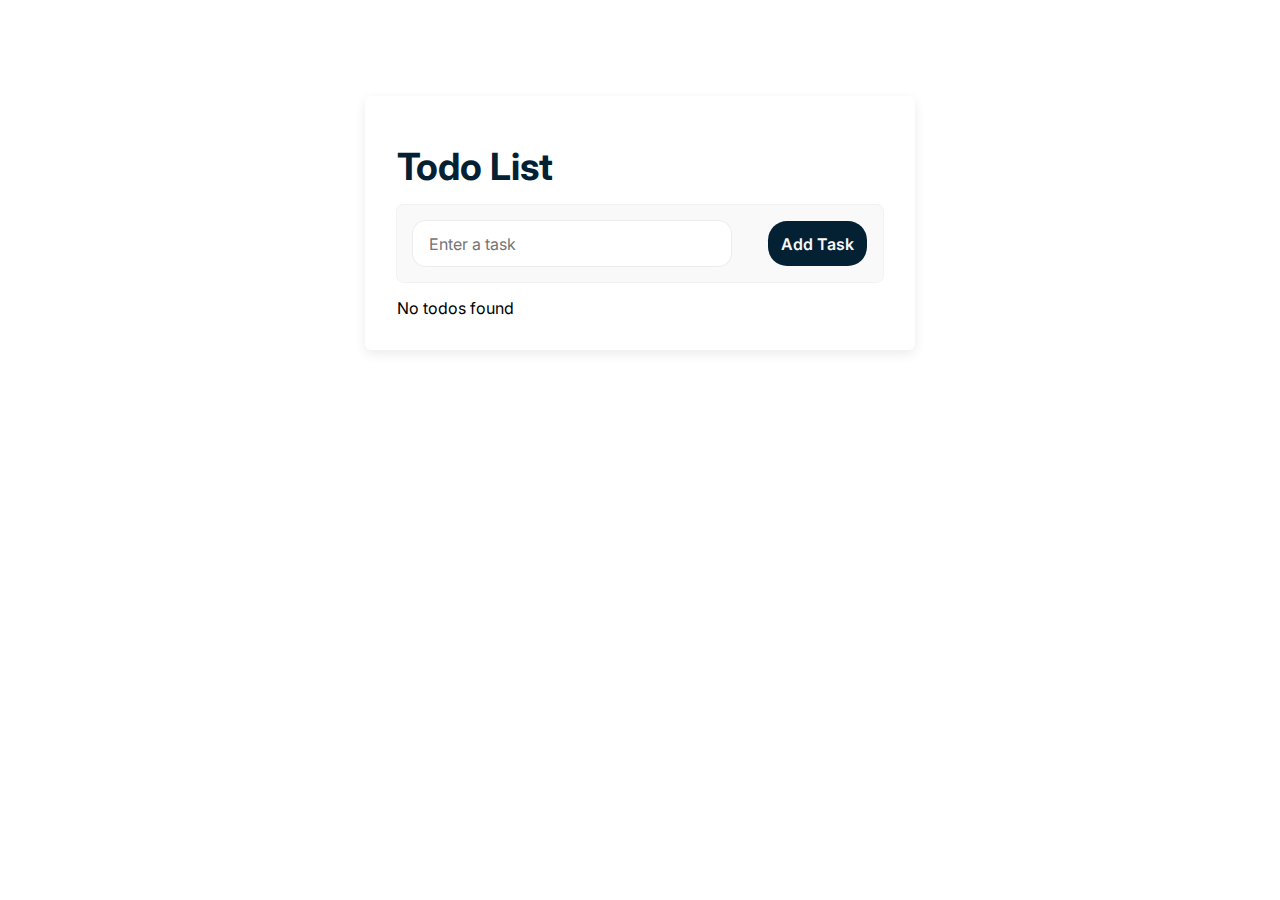
<file: index.html>
<!-- @format -->

<!DOCTYPE html>
<html lang="en">
	<head>
		<meta charset="UTF-8" />
		<meta name="viewport" content="width=device-width, initial-scale=1.0" />
		<title>To do list</title>
		<link rel="preconnect" href="https://fonts.googleapis.com" />
		<link rel="preconnect" href="https://fonts.gstatic.com" crossorigin />
		<link
			href="https://fonts.googleapis.com/css2?family=Inter:wght@100..900&display=swap"
			rel="stylesheet"
		/>
		<link rel="stylesheet" href="./style.css" />
	</head>
	<body>
		
		<div class="container">
			<div class="main">
				<div class="heading">
					<h3>Todo List</h3>
				</div>
				<div class="searchbox">
					<form action="" class="form">
						<input
							name="input"
							id="input"
							class="input"
							type="text"
							placeholder="Enter a task"
							required
						/>
						<button class="btn">Add Task</button>
					</form>
				</div>
				<div class="todosItems"></div>
			</div>
		</div>
		<div class="footer"></div>
		<script src="./index.js"></script>
	</body>
</html>
</file>
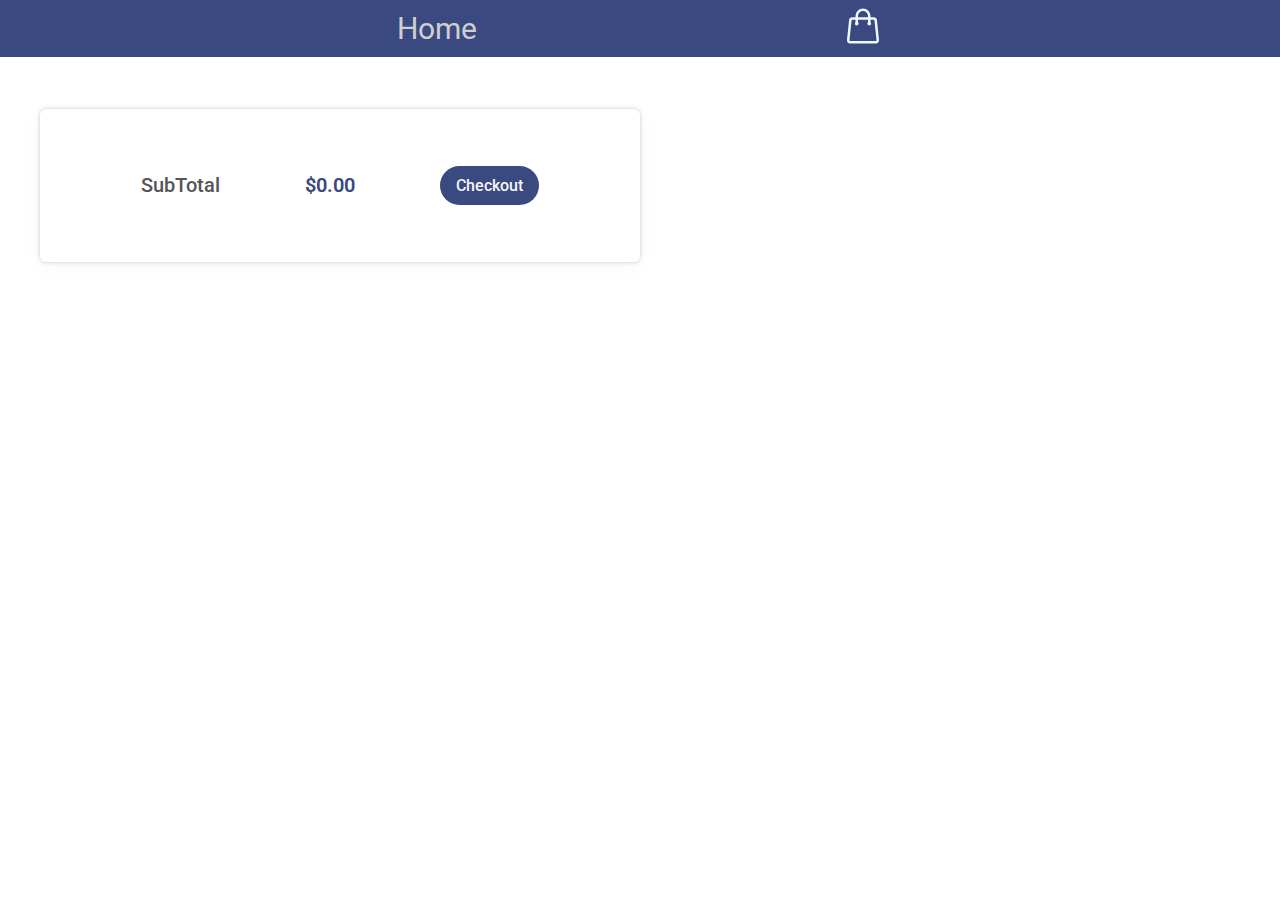
<file: addtocart/index.html>
<!-- @format -->

<!DOCTYPE html>
<html lang="en">
	<head>
		<meta charset="UTF-8" />
		<meta name="viewport" content="width=device-width, initial-scale=1.0" />
		<title>Add to Cart</title>
		<link rel="preconnect" href="https://fonts.googleapis.com" />
		<link rel="preconnect" href="https://fonts.gstatic.com" crossorigin />
		<link
			href="https://fonts.googleapis.com/css2?family=Roboto:ital,wght@0,100;0,300;0,400;0,500;0,700;0,900;1,100;1,300;1,400;1,500;1,700;1,900&display=swap"
			rel="stylesheet"
		/>
		<link rel="stylesheet" href="/addtocart/style.css" />
        <link rel="stylesheet" href="https://cdnjs.cloudflare.com/ajax/libs/font-awesome/5.15.4/css/all.min.css">

	</head>
	<body>
		<div class="header">
            <ul class="nav-items">
                <li class="logo">Home</li>
                <li class="addtoicon" >
                    <span><svg xmlns="http://www.w3.org/2000/svg" fill="none" viewBox="0 0 24 24" stroke-width="1.5" stroke="currentColor" class="carticon">
                        <path stroke-linecap="round" stroke-linejoin="round" d="M15.75 10.5V6a3.75 3.75 0 1 0-7.5 0v4.5m11.356-1.993 1.263 12c.07.665-.45 1.243-1.119 1.243H4.25a1.125 1.125 0 0 1-1.12-1.243l1.264-12A1.125 1.125 0 0 1 5.513 7.5h12.974c.576 0 1.059.435 1.119 1.007ZM8.625 10.5a.375.375 0 1 1-.75 0 .375.375 0 0 1 .75 0Zm7.5 0a.375.375 0 1 1-.75 0 .375.375 0 0 1 .75 0Z" />
                      </svg>
                      </span>
                    <span class="items-counter">0</span>
                </li>
            </ul>
        </div>
		<div class="container">
			<div class="main">
				<div class="product-wrapper">
                  
                </div>
                
				
			</div>
            <div class="cart-details">
                <div class="cartItem"></div>
                <p class="total">
                    <span class="Totaltext">SubTotal</span>
                    <span class="totalamount">$9000</span>
                  
                        <button class=" checkout">Checkout</button>
                   
                </p>
                
            </div>
		</div>
        <script  src="/addtocart/script.js"></script>
	</body>
</html>
</file>
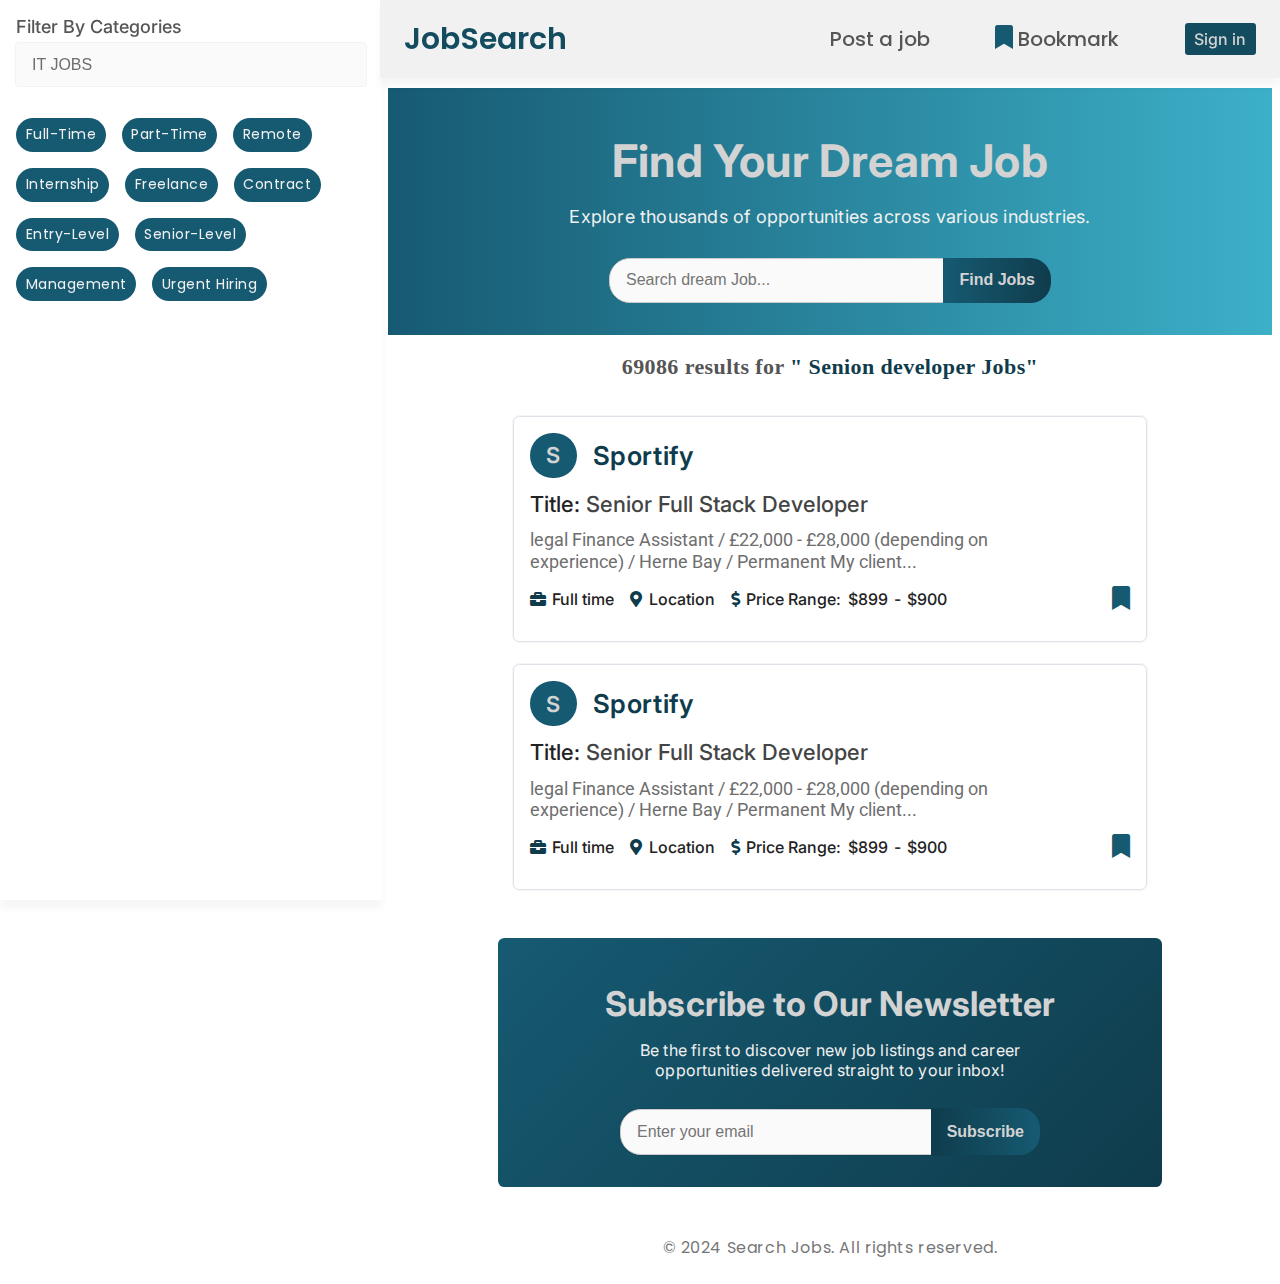
<file: jobsearch/index.html>
<!-- @format -->

<!DOCTYPE html>
<html lang="en">
	<head>
		<meta charset="UTF-8" />
		<meta name="viewport" content="width=device-width, initial-scale=1.0" />
		<title>Search for your desire job</title>
		<link rel="preconnect" href="https://fonts.googleapis.com" />
		<link rel="preconnect" href="https://fonts.gstatic.com" crossorigin />
		<link
			href="https://fonts.googleapis.com/css2?family=Inter:wght@100..900&display=swap"
			rel="stylesheet"
		/>
		<link
			rel="stylesheet"
			href="https://cdnjs.cloudflare.com/ajax/libs/font-awesome/5.15.4/css/all.min.css"
		/>
		<link rel="preconnect" href="https://fonts.googleapis.com" />
		<link rel="preconnect" href="https://fonts.gstatic.com" crossorigin />
		<link
			href="https://fonts.googleapis.com/css2?family=Inter:wght@100..900&family=Poppins:ital,wght@0,100;0,200;0,300;0,400;0,500;0,600;0,700;0,800;0,900;1,100;1,200;1,300;1,400;1,500;1,600;1,700;1,800;1,900&display=swap"
			rel="stylesheet"
		/>

		<link rel="stylesheet" href="/jobsearch/style.css" />
        <link rel="preconnect" href="https://fonts.googleapis.com">
<link rel="preconnect" href="https://fonts.gstatic.com" crossorigin>
<link href="https://fonts.googleapis.com/css2?family=Roboto:ital,wght@0,100;0,300;0,400;0,500;0,700;0,900;1,100;1,300;1,400;1,500;1,700;1,900&display=swap" rel="stylesheet">
	</head>
	<body>
		<div class="container">
			<div class="sider-left">
				
				<div class="categories">
					<label class="cat-lable">Filter By Categories</label>
					<select class="input" name="categories" id="categories">
						<option value="it-jobs">IT JOBS</option>
						<option value="healthcare-jobs">Healthcare Jobs</option>
						<option value="engineering-jobs">Engineering Jobs</option>
						<option value="finance-jobs">Finance Jobs</option>
						<option value="education-jobs">Education Jobs</option>
						<option value="marketing-jobs">Marketing Jobs</option>
						<option value="sales-jobs">Sales Jobs</option>
						<option value="legal-jobs">Legal Jobs</option>
						<option value="hospitality-jobs">Hospitality Jobs</option>
					</select>
				</div>
				<div class="filter-bytags">
					<span class="tag">Full-Time</span>
					<span class="tag">Part-Time</span>
					<span class="tag">Remote</span>
					<span class="tag">Internship</span>
					<span class="tag">Freelance</span>
					<span class="tag">Contract</span>
					<span class="tag">Entry-Level</span>
					<span class="tag">Senior-Level</span>
					<span class="tag">Management</span>
					<span class="tag">Urgent Hiring</span>
				</div>
			</div>
			<div class="main-section">
				<div class="header">
					<div class="logo">JobSearch</div>
					<div class="nav__items">
						<span class="item">Post a job</span>
						<span class="item bookmark">
							<i class="fas fa-bookmark"></i> Bookmark
						</span>
						<span class="signin">Sign in</span>
					</div>
				</div>
				<div class="hero-section">
					<div class="content">
						<h1>Find Your Dream Job</h1>
						<p>Explore thousands of opportunities across various industries.</p>
					</div>

					<form class="search-input">
						<input type="text" id="search" placeholder="Search dream Job..." />
						<button class="searchBtn" type="submit">Find Jobs</button>
					</form>
				</div>
                <div class="total-jobs">
                    <span>69086 results for <span class="search-query">" Senion developer Jobs"</span></span>
                </div>
				<section class="jobs-container">
					
					<a href="#">
                        <div class="job-item">
                            <div class="company-name">
                                <span class="cmpy-logo">S</span>
                                <span class="name">Sportify</span>
                            </div>
                            <div class="job-title">
                                <span>Title:</span>
                                Senior Full Stack Developer</div>
                            <div class="job-desc">
                                legal Finance Assistant / £22,000 - £28,000 (depending on
                                experience) / Herne Bay / Permanent My client...
                                
                            </div>
                            <div class="job-others-details">
                                <div class="details-info">
                                    <p class="job-contract items" >
                                        <i class="fas fa-briefcase"></i>
                                        <span class="job-contract">Full time</span>
                                    </p>
                                   <p class="items">
                                    <i class="fas fa-map-marker-alt"></i>

                                    <span class="location">Location</span>
                                   </p>
                                    <p class="price items">
                                        <i class="fas fa-dollar-sign"></i>

                                        <span>Price Range:</span>
                                        <span class="min-price">$899</span> -
                                        <span class="max-price">$900</span>
                                    </p>
                                </div>
                                <div class="bookmark-job">
                                    <i class="fas fa-bookmark"></i>
                                </div>
                            </div>
                        </div>
                    </a>
                    <a href="#">
                        <div class="job-item">
                            <div class="company-name">
                                <span class="cmpy-logo">S</span>
                                <span class="name">Sportify</span>
                            </div>
                            <div class="job-title">
                                <span>Title:</span>
                                Senior Full Stack Developer</div>
                            <div class="job-desc">
                                legal Finance Assistant / £22,000 - £28,000 (depending on
                                experience) / Herne Bay / Permanent My client...
                                
                            </div>
                            <div class="job-others-details">
                                <div class="details-info">
                                    <p class="job-contract items" >
                                        <i class="fas fa-briefcase"></i>
                                        <span class="job-contract">Full time</span>
                                    </p>
                                   <p class="items">
                                    <i class="fas fa-map-marker-alt"></i>

                                    <span class="location">Location</span>
                                   </p>
                                    <p class="price items">
                                        <i class="fas fa-dollar-sign"></i>

                                        <span>Price Range:</span>
                                        <span class="min-price">$899</span> -
                                        <span class="max-price">$900</span>
                                    </p>
                                </div>
                                <div class="bookmark-job">
                                    <i class="fas fa-bookmark"></i>
                                </div>
                            </div>
                        </div>
                    </a>
				</section>
				<section class="cta-section">
					
						<form class="sub-form" action="">
							<div class="content sub-heading">
								<h1>Subscribe to Our Newsletter</h1>
								<p>
									Be the first to discover new job listings and career
									opportunities delivered straight to your inbox!
								</p>
							</div>
							<div class="subscribe-input">
								<input class="sub-input"  type="text" placeholder="Enter your email" />
                                <button    class="sub-btn"         type="submit">Subscribe</button>
							</div>
							
						</form>
				
				</section>
				<footer>
					<p>&copy; 2024 Search Jobs. All rights reserved.</p>
				</footer>
			</div>
		</div>

		<script src="/jobsearch/script.js"></script>
	</body>
</html>
</file>
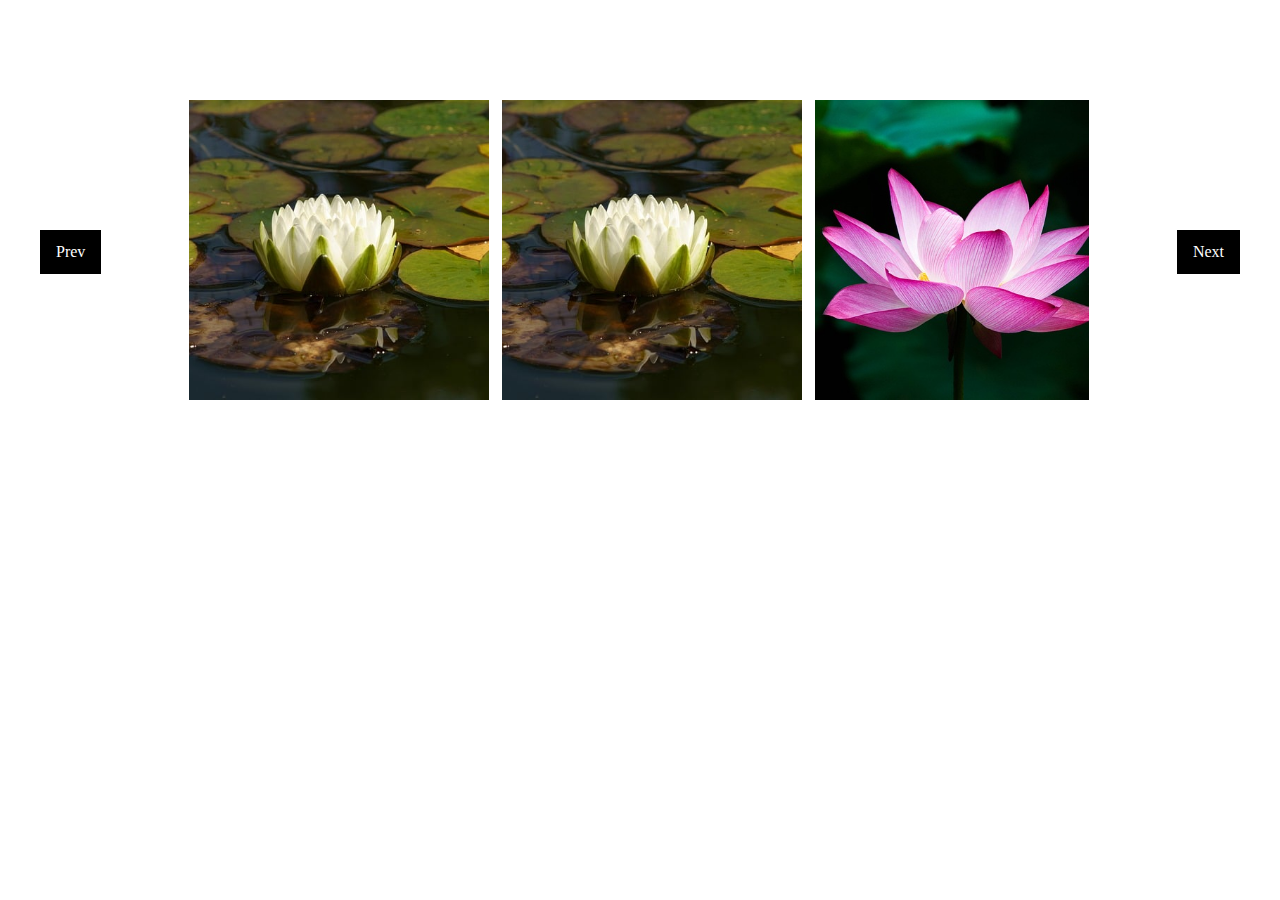
<file: slidersModules/index.html>
<!-- @format -->

<!DOCTYPE html>
<html lang="en">
	<head>
		<meta charset="UTF-8" />
		<meta name="viewport" content="width=device-width, initial-scale=1.0" />
		<title>javascript sliders</title>
		<link rel="stylesheet" href="/slidersModules/style.css" />
	</head>
	<body>
		<div class="container">
			<div class="btn prev">Prev</div>
			<div class="sliders">
                
				<div class="slide">
					<img src="/slidersModules/images/slide1.jpg" alt="" />
				</div>
                <div class="slide">
					<img src="/slidersModules/images/slide1.jpg" alt="" />
				</div>
				<div class="slide">
					<img src="/slidersModules/images/slide2.jpg" alt="" />
				</div>
				<div class="slide">
					<img src="/slidersModules/images/slide3.jpg" alt="" />
				</div>
                <div class="slide">
					<img src="/slidersModules/images/slide3.jpg" alt="" />
				</div>
                <div class="slide">
					<img src="/slidersModules/images/slide3.jpg" alt="" />
				</div>
              
			</div>
            <div class="btn next">Next</div>
			
		</div>
	</body>

	<script src="/slidersModules/script.js"></script>
</html>
</file>
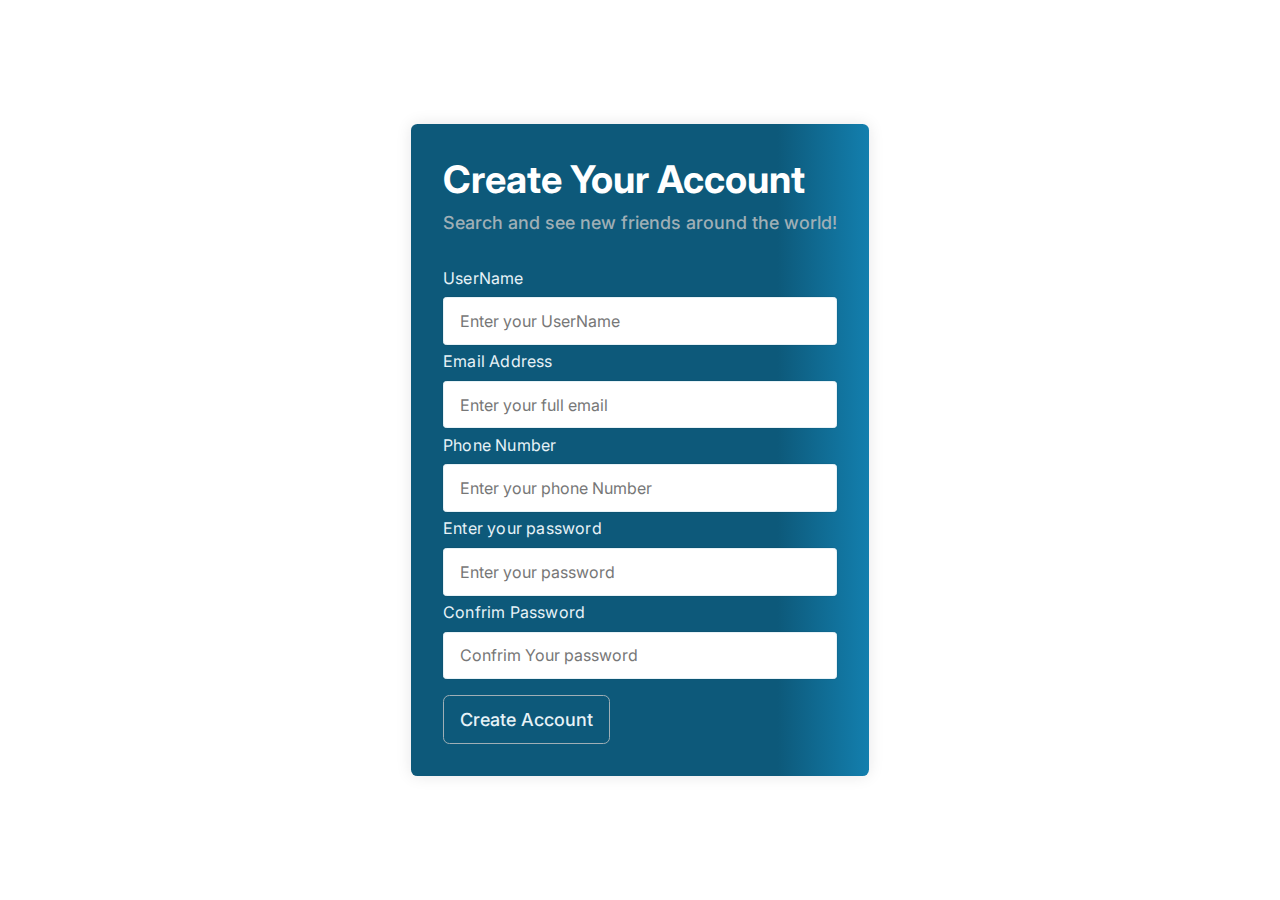
<file: formvalidation/signup.html>
<!-- @format -->

<!DOCTYPE html>
<html lang="en">
	<head>
		<meta charset="UTF-8" />
		<meta name="viewport" content="width=device-width, initial-scale=1.0" />
		<title>Form Validation</title>
		<link rel="preconnect" href="https://fonts.googleapis.com" />
		<link rel="preconnect" href="https://fonts.gstatic.com" crossorigin />
		<link
			href="https://fonts.googleapis.com/css2?family=Inter:wght@100..900&display=swap"
			rel="stylesheet"
		/>
		<link rel="stylesheet" href="/formvalidation/style.css" />
	</head>
	<body>
		<div class="container">
			<div class="main">
				<div class="heading">
					<h2>Create your account</h2>
					<p>Search and see new friends around the world!</p>
				</div>
				<form action="" class="form">
					<div class="form-item">
						<label for="name"> UserName</label>
						<input  
                        
							name="userName"
							class="input"
							type="text"
							placeholder="Enter your UserName"
						/>
					</div>
					<div class="form-item">
						<label for="email"> Email Address</label>
						<input
                       
							name="email"
							class="input"
							type="email"
							placeholder="Enter your full email"
						/>
					</div>
					<div class="form-item">
						<label for="phone"> Phone Number</label>
						<input
							name="phone"
							class="input"
							type="tel"
							placeholder="Enter your phone Number"
						/>
					</div>
					<div class="form-item">
						<label for="password"> Enter your password</label>
						<input
							name="password"
							class="input"
							type="password"
							placeholder="Enter your password"
						/>
					</div>
					<div class="form-item">
						<label for="password"> Confrim Password</label>
						<input
							name="cfpassword"
							class="input"
							type="password"
							placeholder="Confrim Your password"
						/>
					</div>
					<div>
						<button class="btn">Create Account</button>
					</div>
				</form>
			</div>
		</div>
		<script src="/formvalidation/script.js"></script>
	</body>
</html>
</file>
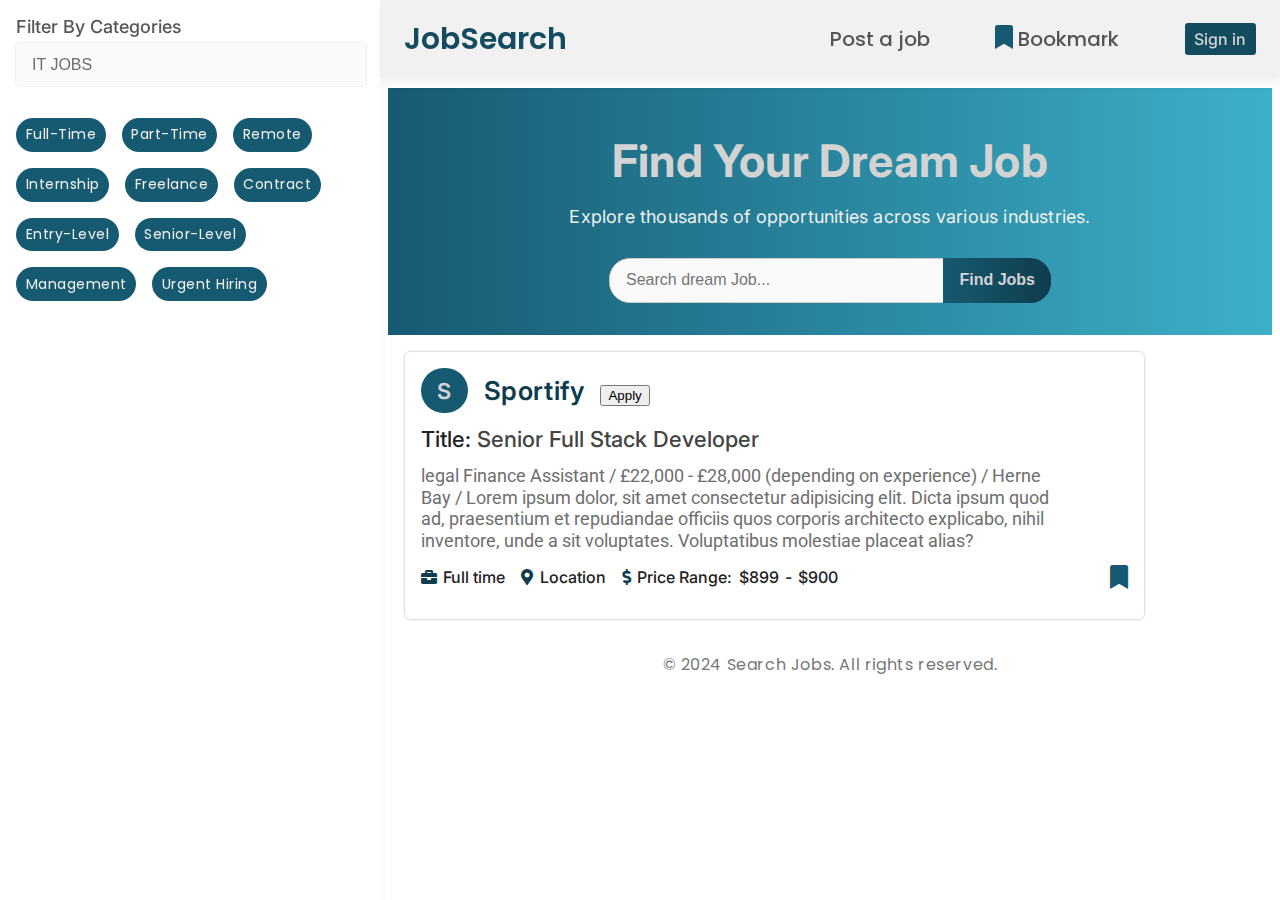
<file: jobsearch/details.html>
<!-- @format -->

<!DOCTYPE html>
<html lang="en">
	<head>
		<meta charset="UTF-8" />
		<meta name="viewport" content="width=device-width, initial-scale=1.0" />
		<title>Search for your desire job</title>
		<link rel="preconnect" href="https://fonts.googleapis.com" />
		<link rel="preconnect" href="https://fonts.gstatic.com" crossorigin />
		<link
			href="https://fonts.googleapis.com/css2?family=Inter:wght@100..900&display=swap"
			rel="stylesheet"
		/>
		<link
			rel="stylesheet"
			href="https://cdnjs.cloudflare.com/ajax/libs/font-awesome/5.15.4/css/all.min.css"
		/>
		<link rel="preconnect" href="https://fonts.googleapis.com" />
		<link rel="preconnect" href="https://fonts.gstatic.com" crossorigin />
		<link
			href="https://fonts.googleapis.com/css2?family=Inter:wght@100..900&family=Poppins:ital,wght@0,100;0,200;0,300;0,400;0,500;0,600;0,700;0,800;0,900;1,100;1,200;1,300;1,400;1,500;1,600;1,700;1,800;1,900&display=swap"
			rel="stylesheet"
		/>

		<link rel="stylesheet" href="/jobsearch/style.css" />
        <link rel="preconnect" href="https://fonts.googleapis.com">
<link rel="preconnect" href="https://fonts.gstatic.com" crossorigin>
<link href="https://fonts.googleapis.com/css2?family=Roboto:ital,wght@0,100;0,300;0,400;0,500;0,700;0,900;1,100;1,300;1,400;1,500;1,700;1,900&display=swap" rel="stylesheet">
	</head>
	<body>
		<div class="container">
			<div class="sider-left">
				
				<div class="categories">
					<label class="cat-lable">Filter By Categories</label>
					<select class="input" name="categories" id="categories">
						<option value="it-jobs">IT JOBS</option>
						<option value="healthcare-jobs">Healthcare Jobs</option>
						<option value="engineering-jobs">Engineering Jobs</option>
						<option value="finance-jobs">Finance Jobs</option>
						<option value="education-jobs">Education Jobs</option>
						<option value="marketing-jobs">Marketing Jobs</option>
						<option value="sales-jobs">Sales Jobs</option>
						<option value="legal-jobs">Legal Jobs</option>
						<option value="hospitality-jobs">Hospitality Jobs</option>
					</select>
				</div>
				<div class="filter-bytags">
					<span class="tag">Full-Time</span>
					<span class="tag">Part-Time</span>
					<span class="tag">Remote</span>
					<span class="tag">Internship</span>
					<span class="tag">Freelance</span>
					<span class="tag">Contract</span>
					<span class="tag">Entry-Level</span>
					<span class="tag">Senior-Level</span>
					<span class="tag">Management</span>
					<span class="tag">Urgent Hiring</span>
				</div>
			</div>
			<div class="main-section">
				<div class="header">
					<div class="logo">JobSearch</div>
					<div class="nav__items">
						<span class="item">Post a job</span>
						<span class="item bookmark">
							<i class="fas fa-bookmark"></i> Bookmark
						</span>
						<span class="signin">Sign in</span>
					</div>
				</div>
				<div class="hero-section">
					<div class="content">
						<h1>Find Your Dream Job</h1>
						<p>Explore thousands of opportunities across various industries.</p>
					</div>

					<form class="search-input">
						<input type="text" id="search" placeholder="Search dream Job..." />
						<button class="searchBtn" type="submit">Find Jobs</button>
					</form>
				</div>
               
				<section class="jobs-container job-details">
					
					<a href="#">
                        <div id="job-wrapper" class="job-item">
                            <div class="company-name">
                                <span class="cmpy-logo">S</span>
                                <span class="name">Sportify</span>
                                <div>
                                    <button>Apply</button>
                                </div>
                            </div>
                            <div class="job-title">
                                <span>Title:</span>
                                Senior Full Stack Developer</div>
                            <div class="job-desc">
                                legal Finance Assistant / £22,000 - £28,000 (depending on
                                experience) / Herne Bay / Lorem ipsum dolor, sit amet consectetur adipisicing elit. Dicta ipsum quod ad, praesentium et repudiandae officiis quos corporis architecto explicabo, nihil inventore, unde a sit voluptates. Voluptatibus molestiae placeat alias?
                                
                            </div>
                            <div class="job-others-details">
                                <div class="details-info">
                                    <p class="job-contract items" >
                                        <i class="fas fa-briefcase"></i>
                                        <span class="job-contract">Full time</span>
                                    </p>
                                   <p class="items">
                                    <i class="fas fa-map-marker-alt"></i>

                                    <span class="location">Location</span>
                                   </p>
                                    <p class="price items">
                                        <i class="fas fa-dollar-sign"></i>

                                        <span>Price Range:</span>
                                        <span class="min-price">$899</span> -
                                        <span class="max-price">$900</span>
                                    </p>
                                </div>
                                <div class="bookmark-job">
                                    <i class="fas fa-bookmark"></i>
                                </div>
                            </div>
                        </div>
                    </a>
                  
				</section>
			
				<footer>
					<p>&copy; 2024 Search Jobs. All rights reserved.</p>
				</footer>
			</div>
		</div>

		<script src="/jobsearch/script.js"></script>
	</body>
</html>
</file>
<file: style.css>
/** @format */

* {
	list-style: none;
	padding: 0;
	margin: 0;
	box-sizing: border-box;
	font-family: "Inter", sans-serif;
}

.container {
	max-width: 100%;
	margin: 2rem 0;

	display: flex;
	justify-content: center;
}

.header {
	background-color: #032133;
	display: flex;
	justify-content: space-evenly;
	color: #e7f1f6;
	padding: 12px 0px;
	font-size: 18px;
	font-weight: 500;
}

.main {
	background-color: #ffffff;
	box-shadow: rgba(0, 0, 0, 0.08) 0px 4px 12px;
	width: 550px;
	padding: 2rem;
	border-radius: 0.4rem;
	margin-top: 4rem;
}
.heading {
	font-size: 2rem;
	margin-block: 1rem;
	color: #032133;
}
.searchbox {
	width: 100%;
	border: 0px solid #eaeaea;
	box-shadow: rgba(0, 0, 0, 0.05) 0px 0px 0px 1px;
	background-color: #f9f9f9;
	margin-block: 1rem;
	padding: 1rem;

	border-radius: 0.4rem;
}
.form {
	display: flex;
	justify-content: space-between;
	
}
.input {
	flex-basis: 70%;
	height: 45px;
	padding: 0.4rem 1rem;
	border-radius: 0.8rem;
	border: 0;
	font-size: 16px;
	color: #666;
	box-shadow: rgba(0, 0, 0, 0.05) 0px 0px 0px 1px;
	outline: none;
}
.btn {
	background-color: #032133;
	font-size: 16px;
	border: none;
	outline: none;
	padding: 0.5rem 0.8rem;
	margin-left: 1.2rem;
	color: #f9f9f9;
	font-weight: 600;
	cursor: pointer;
	border-radius: 1.2rem;
}
.todoitem {
	display: flex;
	justify-content: space-between;
	margin-top: 0.8rem;

	border-radius: 10px;
	box-shadow: 0 5px 40px rgba(0, 0, 0, 0.07);
	border: 1px solid;
	border-color: #e4dfe9;

	padding: 15px;

	-webkit-user-select: none;
	-moz-user-select: none;
	-ms-user-select: none;
	user-select: none;
}
.deleteBtn{
    background-color: rgba(186, 20, 20, 0.931);
    padding: 0.2rem 0.6rem;
    border-radius: 12px;
    color: #e4dfe9;
    font-weight: 500;
    cursor: pointer;
}

@media only screen and (max-width: 600px) {
    body {
        background-color: #032133;
    }
    .container{
        padding: 0rem 1rem;
        overflow: hidden;
    }
    .input{
       width: 100%;
       padding: 0.8rem 0.6rem;
    }
    .form{
        display: flex;
        flex-direction: column;
        gap: 0.8rem;
     
    }
    .main{
        overflow: hidden;
    }
    .btn{
       width: 200px;
    }
  }
</file>
<file: addtocart/style.css>
*{
    padding: 0;
    margin: 0;
    box-sizing: border-box;
    list-style: none;
    font-family: "Roboto", sans-serif;
}
.header{
    background-color: #3A4980;
    padding: 0.4rem 2rem;
  
}
.nav-items{
    display: flex;
    align-items: center;
    justify-content: space-evenly;
    
}
.logo{
    font-size: 30px;
    color: rgb(205, 207, 208);
}
.addtoicon{
    position: relative;
    cursor: pointer;
}
.items-counter{
    position: absolute;
    background-color: rgb(248, 224, 7);
    border-radius: 50%;
   width: 20px;
   text-align: center;
   left: 70%;
   cursor: pointer;

  
}
.fa-star{
   
    color: #FDCC0D;
    
}
.deletBtn{
    height: 35px;
}
.carticon{
    height: 40px;
    stroke: aliceblue;
    cursor: pointer;
}
.container{
    max-width: 1200px;
    margin: 20px auto;

}

.product-wrapper{
    justify-content: space-between;
    display: grid;
    grid-template-columns: repeat(auto-fit, minmax(250px, 1fr));
    width: 100%;
    overflow-y: hidden;
    gap: 1.2rem;
    
  
}
.product-items{
    border: 2px solid #F7F5F7;
    border-radius: 1rem;
    gap: 1rem;
 
}
.prod-details-wrap{
    padding: 0.8rem;
}
.product-img{
    background-color: #F7F5F7;
    padding: 0.8rem;
    display: flex;
    justify-content: center;
}
.product-img img{
    width: 200px;
    height: 200px;
    object-fit: cover;
}
.product-titleandprice{
    display: flex;
    justify-content: space-between;
    margin-block: 0.4rem;
    font-size: 20px;
    font-weight: 600;
    align-items: center;

}
.title{
    font-size: 18px;
    font-weight: 500;
    color: #555;
}
.prod-count{
    font-size: 16px;
    color: #888;
    margin-bottom: 0.3rem;
    font-weight: 400;
}
.product-rating{
    display: flex;
    align-items: center;
    gap: 0.6rem;
    margin-bottom: 0.6rem;
}
.checkout,
.addBtn{
    background-color: #3A4980;
    border: none;
    outline: none;
    padding: 0.6rem 1rem;
    font-size: 16px;
    font-weight: 500;
    letter-spacing: 0.7;
    color: #F7F5F7;
    border-radius: 1.4rem;
    margin-block: 0.6rem;
    cursor: pointer;

}
.cart-details{
    box-shadow: rgba(67, 71, 85, 0.27) 0px 0px 0.25em, rgba(90, 125, 188, 0.05) 0px 0.25em 1em;
    padding: 1rem;
   width: 600px;
   margin-top: 2rem;
   border-radius: 0.4rem;
}
.cart-imag img{
    width: 100px;
}
.cart-item{
    display: flex;
    align-items: center;
    justify-content: space-between;
}
 .cart-left{
    display: flex;
    gap: 1rem;
    align-items: center;
}
.cart-right,
.cart-title-price
{
display: flex;
flex-direction: column;
justify-content: space-between;
gap: 4rem;
}
.cart-imag{
    background-color: #F7F5F7;
    padding: 0.8rem;
    justify-content: center;
    display: flex;
}
.price{
    font-weight: 600;
    font-size: 20px;
    color: #333;
}
.deleteBtn{
    align-self: flex-end;
    cursor: pointer;
    stroke: #555;
}
.input{
    width: 80px;
    text-align: center;
    padding: 0.2rem 0.4rem;
    border: 2px solid #edeced;
    border-radius: 0.4rem;
    color: #888;
    font-size: 16px;
    outline: none;
}
.increaseandecrease{
    position: relative;
}
.reduce,
.increase
{
    position: absolute;
    left: 10%;
    font-size: 30px;
    bottom: -15%;
    cursor: pointer;
    
}
.increase{
    left: 65%;
    font-size: 18px;
    bottom: 15%;
    cursor: pointer;
}
.total{
    display: flex;
    justify-content: space-evenly;
   margin-block: 2rem;
   font-size: 20px;
   color: #555;
   font-weight: 500;
   align-items: center;
}
.totalamount{
    color: #3A4980;
    font-weight: 600;
}
</file>
<file: jobsearch/style.css>
/** @format */

:root {
	--heading-fonts: "Inter", sans-serif;
	--body-fonts: "Poppins", sans-serif;
	--tw-bg-opacity: 1;
	--background-color: rgb(250 250 250 / var(--tw-bg-opacity));
	border-width: 2px;
}
a{
    text-decoration: none;
    color: #6e6e6e;
}
body {
	margin-top: 4rem;
    text-decoration: none;
}
.container {
	display: flex;
	width: 100%;
}
.sider-left {
	max-width: 350px;
	position: fixed;
	top: 0;
	left: 0;
	bottom: 0;
	background-color: #fff;
	box-shadow: rgba(0, 0, 0, 0.04) 0px 8px 8px;
	padding-top: 2rem;
	padding: 1rem;
}
.filter-sort {
	margin-bottom: 2rem;
	display: flex;
	justify-content: space-between;
}
.filter-sort span,
.signin {
	background-color: #134b5f;
	padding: 0.4rem 0.6rem;
	font-size: 16px;
	font-family: var(--heading-fonts);
	color: #d3d3d3;
	border-radius: 0.2rem;
	cursor: pointer;
	font-weight: 500;
	transition: all 0.4s linear;
}
.categories {
	margin-bottom: 2rem;
}
.categories label {
	display: block;
	font-size: 18px;
	color: #575555;
	font-weight: 500;
	font-family: var(--heading-fonts);
	margin-bottom: 0.4rem;
}
.input {
	width: 100%;
	padding: 0.8rem 1rem;
	border: none;
	box-shadow: rgba(0, 0, 0, 0.05) 0px 0px 0px 1px;
	-webkit-appearance: none;
	-moz-appearance: none;
	appearance: none;
	background-color: rgb(250 250 250 / var(--tw-bg-opacity));
	border-radius: 0.2rem;
	color: #6e6e6e;
	font-size: 16px;
	font-weight: 400;
	outline: none;
}

.main-section {
	margin-left: 380px;
	width: 100%;
	overflow-x: hidden;
}
.filter-bytags {
	display: flex;
	flex-wrap: wrap;
	gap: 1rem;
}
.filter-bytags .tag {
	/* background-color:  rgba(22, 90, 114, 0.7); */
	background-color: #165a72; /* 50% transparent */
	font-size: 14px;
	letter-spacing: 0.5px;
	font-weight: 400;
	font-family: var(--body-fonts);
	padding: 0.4rem 0.6rem;
	border-radius: 1.2rem;
	color: #f1f1f1;
	cursor: pointer;
}
.header {
	display: flex;
	justify-content: space-between;
	align-items: center;
	position: fixed;
	left: 380px;
	padding-inline: 1.5rem;
	margin-bottom: 0.7rem;
	right: 0;
	top: 0;
	padding-block: 1rem;
	box-shadow: rgba(0, 0, 0, 0.04) 0px 8px 8px;
	z-index: 100;
	background-color: #f1f1f1;
}
.logo {
	font-size: 30px;
	color: #134b5f;
	font-weight: 600;
	font-family: var(--body-fonts);
}
.nav__items {
	flex-basis: 50%;
	display: flex;
	align-items: center;
	justify-content: space-between;
	gap: 1rem;
}
.item {
	font-size: 20px;
	color: #555;
	cursor: pointer;
	transition: all 0.4s linear;
	font-weight: 500;
	font-family: var(--body-fonts);
}
.item:hover {
	color: #134b5f;
}
.fa-bookmark {
	color: #165a72;
	font-size: 24px;
}
.signin:hover {
	background-color: #165a72;
}
.hero-section {
	width: 100%;
	background: linear-gradient(to right, #165a72, #3cb0c8);

	padding-block: 2rem;
margin-top: 1.5rem;
	display: flex;
	flex-direction: column;
	align-items: center;
	font-family: var(--body-fonts);
}
.content {
	margin-block: 0.8rem;
	text-align: center;
}
.content h1 {
	color: #d3d3d3;
	font-size: 45px;
	font-family: var(--heading-fonts);
	letter-spacing: 0.2px;
	margin: 0;
}
.content p {
	color: #f1f1f1;
	font-size: 18px;
	font-family: var(--heading-fonts);
	letter-spacing: 0.2px;
}
.search-input {
	width: 50%;
	display: flex;
	justify-content: center;
	overflow: hidden;
}
#search,
.sub-input
 {
	flex: 1;
	width: 100%;
	padding: 0.8rem 1rem;
	border: 1px solid #ccc;
	box-shadow: rgba(0, 0, 0, 0.05) 0px 0px 0px 1px;

	border-radius: 0.6rem;
	appearance: none;
	background-color: rgb(250 250 250 / var(--tw-bg-opacity));
	border-radius: 1.3rem;
	color: #6e6e6e;
	font-size: 16px;
	font-weight: 400;
	outline: none;
}

.searchBtn,
.sub-btn {
	margin-left: -20px;
	padding: 0.8rem 1rem;

	border-top-right-radius: 1.3rem;
	border-bottom-right-radius: 1.3rem;
	border: none;

	background: linear-gradient(to right, #165a72, #0f3c4c);

	font-size: 16px;
	color: #d3d3d3;
	font-weight: 600;
	cursor: pointer;
}
.total-jobs {
	text-align: center;
	margin-block: 1.2rem;
	font-size: 22px;
	color: #555;
	font-weight: 600;
	letter-spacing: 0.4px;
}
.jobs-container{
    padding: 1rem;
    display: flex;
    gap: 1.4rem;
    flex-wrap: wrap;
    justify-content: center;
    
}
.search-query {
	color: #0f3c4c;
	font-weight: 700;
}

.job-item{
    box-shadow: rgba(0, 0, 0, 0.04) 0px 0px 0px 1px;
    border: 1px solid #e4dfe9;
    border-radius: 0.4rem;
	width: 600px;
    padding: 1rem;
}
.company-name{
    display: flex;
    gap: 1rem;
    font-size: 26px;
    margin-bottom: 0.8rem;
    color: #0f3c4c;
    font-weight: 600;
    letter-spacing: 0.6px;
    align-items: center;
    font-family: var(--heading-fonts);
}
.cmpy-logo{
    background-color: #165a72;
    padding: 0.6rem 1rem;
    display: block;
    color: #d3d3d3;
    border-radius: 1.4rem;
    font-size: 22px;
}
.job-title{
    margin-bottom: 0.8rem;
    font-size: 22px;
    color: #444;
    font-weight: 500;
    font-family: var(--heading-fonts);
}
.job-title span{
    color: #222;
}
.job-desc{
    font-size: 18px;
    
    width: 90%;
   line-height: 1.2;
   
    font-family: "Roboto", sans-serif;
}
.job-others-details{
    display: flex; justify-content: space-between;
    align-items: center;
}
.details-info{
    display: flex;
    align-items: center;
    gap: 1rem;
    font-size: 16px;
    color: #222;
    font-weight: 500;
    font-family: var(--heading-fonts);
    
}
.items{
    display: flex;
    gap: 0.4rem;
    align-items: center;
}

.items i{
  color: #0f3c4c;
}
.cta-section{
    display: flex;
    justify-content: center;
    align-items: center;
}
.sub-form{
    width: 600px;
    background: linear-gradient(135deg, #165a72, #0f3c4c);
    display: flex;
    flex-direction: column;
    align-items: center;
    text-align: center;
    padding: 2rem;
    border-radius: 0.4rem;
    margin-block: 2rem;

}
.sub-heading{
    display: flex;
    flex-direction: column;
    align-items: center;
    
}
.sub-heading h1{
    font-size: 34px;
}
.sub-heading p{
    font-size: 16px;
    width: 80%;
    text-align: center;
}
.subscribe-input{
    display: flex;
    align-items: center;
    width: 70%;
    
    border-radius: 1.2rem;
}
.sub-input{
   border-top-right-radius: 0;
   border-bottom-right-radius: 0;
}
.sub-btn{
    padding: 0.9rem 1rem;
    background: linear-gradient(to right, #0f3c4c, #165a72);


}

footer{
    text-align: center;
    font-size: 16px;
    margin-bottom: 0.8rem;
    color: #777;
    letter-spacing: 0.6px;
    font-family: var(--body-fonts);
}
#job-wrapper{
    width: 100%;
}
.job-details{
    width: 80%;
    display: flex;
    justify-content: center;
}
</file>
<file: slidersModules/style.css>
body{
    padding: 0;
    margin: 0;
    box-sizing: border-box;
}
.container{
    width: 1200px;
    margin: 100px auto;
    display: flex;
    align-items: center;
}
img{
    height: 300px;
    width: 300px;
    object-fit: cover;
}
.slide{
    transition: all 0.6s ease-in-out;
   scroll-behavior: smooth;
}
.sliders{
    width: 900px;
    display: flex;
    align-items: center;
    margin: 0 auto;
    gap: 0.8rem;
    overflow: hidden;
    cursor: pointer;
   
    transition: all 0.4s ease-in-out
   
}

.btn{
    background-color: black;
  
    padding: 0.8rem 1rem;
    color: white;
    cursor: pointer;
}
</file>
<file: formvalidation/style.css>
*{
    font-family: "Inter", sans-serif;
    padding: 0;
    margin: 0;
    box-sizing: border-box;
   
}
.container{
    display: flex;
    justify-content: center;
height: 100vh;
    align-items: center;
    max-height: 100%;

}
.main{
    background: linear-gradient(to right, #0d597a 80%, #137fae 100%);
    padding: 2rem;
    border-radius: 0.4rem;
    box-shadow: rgba(17, 17, 26, 0.1) 0px 0px 16px;
}
.heading{
    margin-bottom: 2rem;
}
.heading h2{
 font-size: 38px;
 margin-bottom: 0.4rem;
 color: #fff;
 font-weight: 700;
 text-transform: capitalize;
}
.heading p{
    font-size: 18px;
    color: #9fafb6;
    font-weight: 500;
    line-height: 1.5;
}
label{
    display: block;
    margin-bottom: 0.6rem;
    font-size: 16px;
    font-weight: 400;
    color: #e7f2f7;
    letter-spacing: 0.2px;
}
.input{
    width: 100%;
    margin-bottom: 0.4rem;
    border: none;
    outline: none;
    padding: 0.8rem  1rem;
    font-size: 16px;
    color: #777;
    border-radius: 0.2rem;
    font-weight: 400;
	box-shadow: rgba(0, 0, 0, 0.05) 0px 0px 0px 1px;
    border: 1px solid #e7f2f7;
}
::placeholder{
    font-family: inherit;
    color: inherit;
    color: #777;
  
}
.btn{
    padding: 0.8rem 1rem;
    margin-top: 0.6rem;
    border: 1px solid #9fafb6;
    font-size: 18px;
    color: #e7f2f7;
    background-color: #0d597a;
    cursor: pointer;
    font-weight: 500;
    border-radius: 0.4rem;
    transition:  all 0.4s linear;
}
.btn:hover{
   transform: scale(1.1);
}
</file>
